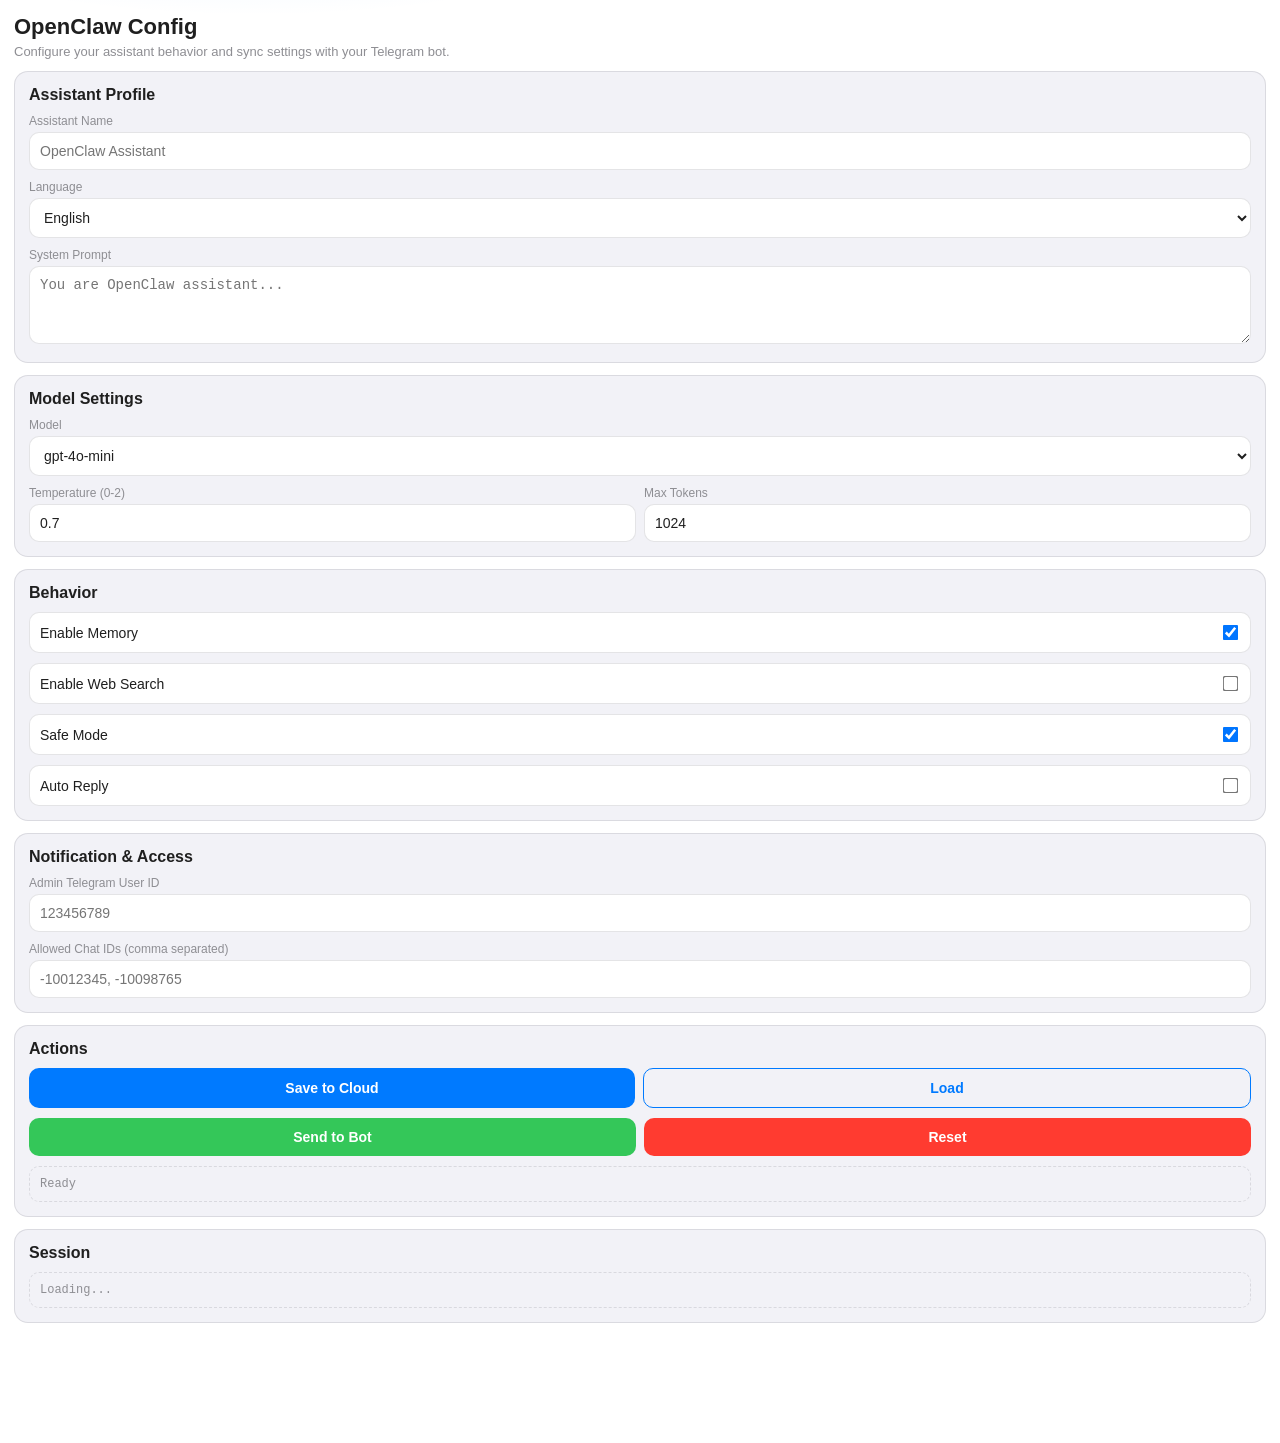
<file: index.html>
<!DOCTYPE html>
<html lang="en">
<head>
    <script src="https://telegram.org/js/telegram-web-app.js"></script>
    <meta charset="UTF-8">
    <meta name="viewport" content="width=device-width, initial-scale=1.0, maximum-scale=1.0, user-scalable=no">
    <title>OpenClaw Assistant Config</title>
    <style>
        :root {
            --bg-color: var(--tg-theme-bg-color, #ffffff);
            --text-color: var(--tg-theme-text-color, #1f1f1f);
            --hint-color: var(--tg-theme-hint-color, #8e8e93);
            --link-color: var(--tg-theme-link-color, #007aff);
            --btn-color: var(--tg-theme-button-color, #007aff);
            --btn-text: var(--tg-theme-button-text-color, #ffffff);
            --section-bg: var(--tg-theme-secondary-bg-color, #f2f2f7);
            --accent-strong: #0a84ff;
            --success: #34c759;
            --danger: #ff3b30;
            --warning: #ff9500;
            --line: rgba(120, 120, 128, 0.2);
        }

        * { box-sizing: border-box; }

        body {
            margin: 0;
            padding: 14px;
            padding-bottom: 120px;
            background: radial-gradient(1200px 400px at 20% -10%, rgba(10,132,255,0.14), transparent 40%), var(--bg-color);
            color: var(--text-color);
            font-family: -apple-system, BlinkMacSystemFont, "Segoe UI", Roboto, Helvetica, Arial, sans-serif;
        }

        h1 {
            margin: 0 0 4px;
            font-size: 22px;
            line-height: 1.2;
        }

        h2 {
            margin: 0 0 10px;
            font-size: 16px;
        }

        p {
            margin: 0;
            font-size: 13px;
            color: var(--hint-color);
        }

        .card {
            background: var(--section-bg);
            border: 1px solid var(--line);
            border-radius: 14px;
            padding: 14px;
            margin-top: 12px;
            backdrop-filter: blur(4px);
        }

        .header {
            margin-bottom: 8px;
        }

        .grid {
            display: grid;
            grid-template-columns: 1fr;
            gap: 10px;
        }

        .row {
            display: flex;
            gap: 8px;
        }

        .row > * { flex: 1; }

        label {
            display: block;
            font-size: 12px;
            color: var(--hint-color);
            margin-bottom: 4px;
        }

        input,
        select,
        textarea {
            width: 100%;
            border: 1px solid var(--line);
            border-radius: 10px;
            background: var(--bg-color);
            color: var(--text-color);
            padding: 10px;
            font-size: 14px;
        }

        textarea {
            min-height: 78px;
            resize: vertical;
        }

        .switch {
            display: flex;
            align-items: center;
            justify-content: space-between;
            gap: 8px;
            padding: 10px;
            border: 1px solid var(--line);
            border-radius: 10px;
            background: var(--bg-color);
        }

        .switch label {
            margin: 0;
            color: var(--text-color);
            font-size: 14px;
        }

        .switch input {
            width: auto;
            transform: scale(1.2);
        }

        button {
            width: 100%;
            border: none;
            border-radius: 10px;
            padding: 11px;
            font-size: 14px;
            font-weight: 600;
            background: var(--btn-color);
            color: var(--btn-text);
            cursor: pointer;
        }

        button.secondary {
            background: transparent;
            color: var(--link-color);
            border: 1px solid var(--link-color);
        }

        .btn-success { background: var(--success); color: #fff; }
        .btn-danger { background: var(--danger); color: #fff; }
        .btn-warning { background: var(--warning); color: #111; }

        .status {
            margin-top: 10px;
            padding: 10px;
            border-radius: 10px;
            border: 1px dashed var(--line);
            font-size: 12px;
            color: var(--hint-color);
            word-break: break-word;
        }

        .mono { font-family: ui-monospace, SFMono-Regular, Menlo, Consolas, monospace; }
    </style>
</head>
<body>
    <div class="header">
        <h1>OpenClaw Config</h1>
        <p>Configure your assistant behavior and sync settings with your Telegram bot.</p>
    </div>

    <div class="card">
        <h2>Assistant Profile</h2>
        <div class="grid">
            <div>
                <label for="assistantName">Assistant Name</label>
                <input id="assistantName" type="text" placeholder="OpenClaw Assistant">
            </div>
            <div>
                <label for="language">Language</label>
                <select id="language">
                    <option value="en">English</option>
                    <option value="uk">Ukrainian</option>
                    <option value="ru">Russian</option>
                </select>
            </div>
            <div>
                <label for="systemPrompt">System Prompt</label>
                <textarea id="systemPrompt" placeholder="You are OpenClaw assistant..."></textarea>
            </div>
        </div>
    </div>

    <div class="card">
        <h2>Model Settings</h2>
        <div class="grid">
            <div>
                <label for="model">Model</label>
                <select id="model">
                    <option value="gpt-4o-mini">gpt-4o-mini</option>
                    <option value="gpt-4.1-mini">gpt-4.1-mini</option>
                    <option value="gpt-4.1">gpt-4.1</option>
                </select>
            </div>
            <div class="row">
                <div>
                    <label for="temperature">Temperature (0-2)</label>
                    <input id="temperature" type="number" min="0" max="2" step="0.1" value="0.7">
                </div>
                <div>
                    <label for="maxTokens">Max Tokens</label>
                    <input id="maxTokens" type="number" min="64" max="8192" step="1" value="1024">
                </div>
            </div>
        </div>
    </div>

    <div class="card">
        <h2>Behavior</h2>
        <div class="grid">
            <div class="switch">
                <label for="memoryEnabled">Enable Memory</label>
                <input id="memoryEnabled" type="checkbox" checked>
            </div>
            <div class="switch">
                <label for="webSearchEnabled">Enable Web Search</label>
                <input id="webSearchEnabled" type="checkbox">
            </div>
            <div class="switch">
                <label for="safeMode">Safe Mode</label>
                <input id="safeMode" type="checkbox" checked>
            </div>
            <div class="switch">
                <label for="autoReply">Auto Reply</label>
                <input id="autoReply" type="checkbox">
            </div>
        </div>
    </div>

    <div class="card">
        <h2>Notification & Access</h2>
        <div class="grid">
            <div>
                <label for="adminUserId">Admin Telegram User ID</label>
                <input id="adminUserId" type="text" placeholder="123456789">
            </div>
            <div>
                <label for="allowedChats">Allowed Chat IDs (comma separated)</label>
                <input id="allowedChats" type="text" placeholder="-10012345, -10098765">
            </div>
        </div>
    </div>

    <div class="card">
        <h2>Actions</h2>
        <div class="grid">
            <div class="row">
                <button onclick="saveConfig()">Save to Cloud</button>
                <button class="secondary" onclick="loadConfig()">Load</button>
            </div>
            <div class="row">
                <button class="btn-success" onclick="sendConfigToBot()">Send to Bot</button>
                <button class="btn-danger" onclick="resetDefaults()">Reset</button>
            </div>
        </div>
        <div id="status" class="status mono">Ready</div>
    </div>

    <div class="card">
        <h2>Session</h2>
        <div id="debug" class="status mono">Loading...</div>
    </div>

    <script>
        const tg = window.Telegram.WebApp;
        const STORAGE_KEY = 'openclaw_config_v1';
        const statusEl = document.getElementById('status');
        const debugEl = document.getElementById('debug');

        const defaultConfig = {
            assistantName: 'OpenClaw Assistant',
            language: 'en',
            systemPrompt: 'You are OpenClaw assistant. Be concise, correct and helpful.',
            model: 'gpt-4o-mini',
            temperature: 0.7,
            maxTokens: 1024,
            memoryEnabled: true,
            webSearchEnabled: false,
            safeMode: true,
            autoReply: false,
            adminUserId: '',
            allowedChats: ''
        };

        tg.ready();
        tg.expand();

        tg.MainButton.setParams({
            text: 'Save & Send',
            is_visible: true,
            is_active: true
        });
        tg.MainButton.onClick(() => {
            const cfg = getConfigFromForm();
            saveConfig(() => sendConfigToBot(cfg));
        });

        if (tg.isVersionAtLeast('7.10')) {
            tg.SecondaryButton.setParams({
                text: 'Close',
                is_visible: true,
                is_active: true,
                position: 'bottom'
            });
            tg.SecondaryButton.onClick(() => tg.close());
        }

        function setStatus(text) {
            statusEl.textContent = `[${new Date().toLocaleTimeString()}] ${text}`;
        }

        function updateDebug() {
            debugEl.innerHTML =
                `Version: ${tg.version}<br>` +
                `Platform: ${tg.platform}<br>` +
                `Color Scheme: ${tg.colorScheme}<br>` +
                `User ID: ${tg.initDataUnsafe?.user?.id || 'n/a'}<br>` +
                `Chat Type: ${tg.initDataUnsafe?.chat_type || 'n/a'}`;
        }

        function getConfigFromForm() {
            return {
                assistantName: document.getElementById('assistantName').value.trim(),
                language: document.getElementById('language').value,
                systemPrompt: document.getElementById('systemPrompt').value.trim(),
                model: document.getElementById('model').value,
                temperature: Number(document.getElementById('temperature').value),
                maxTokens: Number(document.getElementById('maxTokens').value),
                memoryEnabled: document.getElementById('memoryEnabled').checked,
                webSearchEnabled: document.getElementById('webSearchEnabled').checked,
                safeMode: document.getElementById('safeMode').checked,
                autoReply: document.getElementById('autoReply').checked,
                adminUserId: document.getElementById('adminUserId').value.trim(),
                allowedChats: document.getElementById('allowedChats').value.trim()
            };
        }

        function setFormFromConfig(cfg) {
            document.getElementById('assistantName').value = cfg.assistantName || '';
            document.getElementById('language').value = cfg.language || 'en';
            document.getElementById('systemPrompt').value = cfg.systemPrompt || '';
            document.getElementById('model').value = cfg.model || 'gpt-4o-mini';
            document.getElementById('temperature').value = Number.isFinite(cfg.temperature) ? cfg.temperature : 0.7;
            document.getElementById('maxTokens').value = Number.isFinite(cfg.maxTokens) ? cfg.maxTokens : 1024;
            document.getElementById('memoryEnabled').checked = Boolean(cfg.memoryEnabled);
            document.getElementById('webSearchEnabled').checked = Boolean(cfg.webSearchEnabled);
            document.getElementById('safeMode').checked = Boolean(cfg.safeMode);
            document.getElementById('autoReply').checked = Boolean(cfg.autoReply);
            document.getElementById('adminUserId').value = cfg.adminUserId || '';
            document.getElementById('allowedChats').value = cfg.allowedChats || '';
        }

        function saveConfig(afterSave) {
            const cfg = getConfigFromForm();
            const value = JSON.stringify(cfg);

            tg.CloudStorage.setItem(STORAGE_KEY, value, (err) => {
                if (err) {
                    setStatus(`Save failed: ${err}`);
                    return;
                }
                setStatus('Saved to CloudStorage');
                tg.HapticFeedback.notificationOccurred('success');
                if (typeof afterSave === 'function') afterSave();
            });
        }

        function loadConfig() {
            tg.CloudStorage.getItem(STORAGE_KEY, (err, value) => {
                if (err) {
                    setStatus(`Load failed: ${err}`);
                    return;
                }

                if (!value) {
                    setFormFromConfig(defaultConfig);
                    setStatus('No saved config found. Defaults loaded.');
                    return;
                }

                try {
                    const cfg = JSON.parse(value);
                    setFormFromConfig({ ...defaultConfig, ...cfg });
                    setStatus('Loaded config from CloudStorage');
                } catch (e) {
                    setStatus('Config parse error. Defaults loaded.');
                    setFormFromConfig(defaultConfig);
                }
            });
        }

        function sendConfigToBot(configOverride) {
            const cfg = configOverride || getConfigFromForm();
            const payload = {
                type: 'openclaw_config_update',
                ts: Date.now(),
                userId: tg.initDataUnsafe?.user?.id || null,
                config: cfg
            };

            tg.sendData(JSON.stringify(payload));
            setStatus('Config sent to bot via sendData');
            tg.HapticFeedback.impactOccurred('medium');
        }

        function resetDefaults() {
            setFormFromConfig(defaultConfig);
            setStatus('Defaults restored');
            tg.HapticFeedback.selectionChanged();
        }

        setFormFromConfig(defaultConfig);
        loadConfig();
        updateDebug();
    </script>
</body>
</html>
</file>
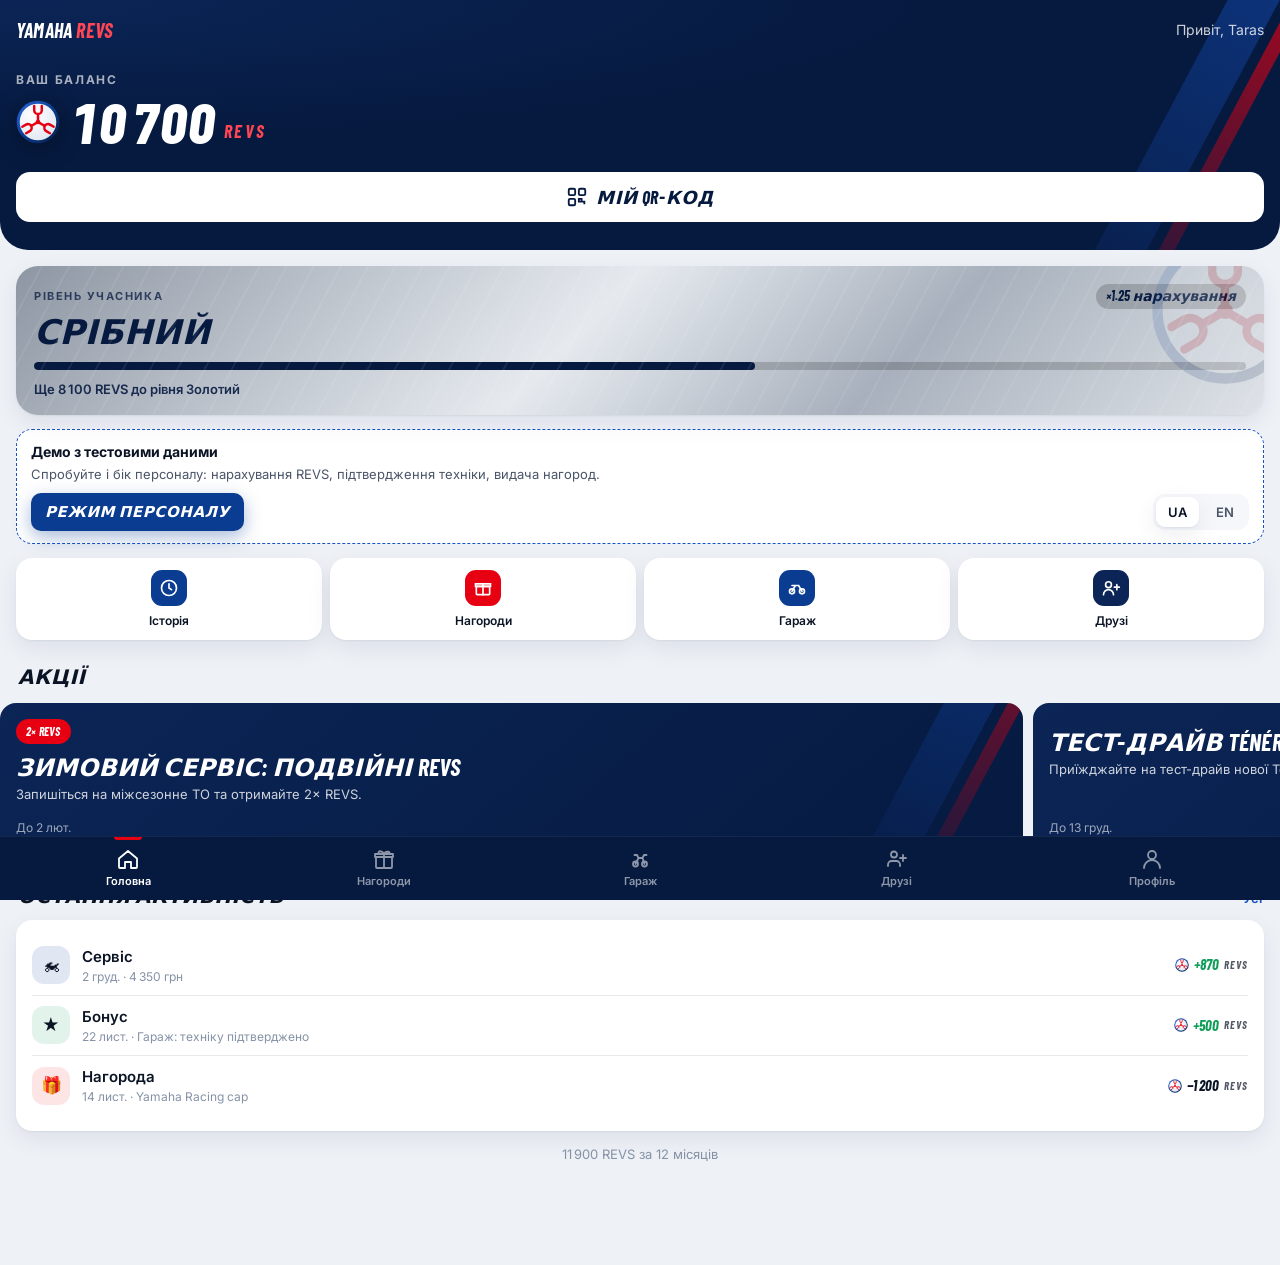
<file: revs/index.html>
<!doctype html>
<html lang="uk">
  <head>
    <meta charset="UTF-8" />
    <meta name="viewport" content="width=device-width, initial-scale=1.0, viewport-fit=cover" />
    <meta name="theme-color" content="#061A40" />
    <title>Yamaha REVS</title>
    <link rel="icon" href="./revs.svg" type="image/svg+xml" />
    <link rel="preconnect" href="https://fonts.googleapis.com" />
    <link rel="preconnect" href="https://fonts.gstatic.com" crossorigin />
    <link href="https://fonts.googleapis.com/css2?family=Barlow+Condensed:ital,wght@0,600;0,700;1,600;1,700;1,800&family=Inter:wght@400;500;600;700&display=swap" rel="stylesheet" />
    <script src="https://telegram.org/js/telegram-web-app.js"></script>
    <script type="module" crossorigin src="./assets/index-q82ekhAf.js"></script>
    <link rel="stylesheet" crossorigin href="./assets/index-DszWJ6s7.css">
  </head>
  <body>
    <div id="root"></div>
  </body>
</html>
</file>
<file: revs/assets/index-DszWJ6s7.css>
.tabbar{z-index:40;height:calc(var(--tabbar-h) + var(--safe-bottom));padding-bottom:var(--safe-bottom);background:var(--ym-navy);border-top:1px solid #ffffff0f;grid-template-columns:repeat(5,1fr);display:grid;position:fixed;bottom:0;left:0;right:0}.tabbar__item{color:#ffffff8c;flex-direction:column;justify-content:center;align-items:center;gap:3px;font-size:11px;font-weight:600;text-decoration:none;display:flex;position:relative}.tabbar__item.is-active{color:#fff}.tabbar__item.is-active:before{content:"";background:var(--ym-red);border-radius:0 0 3px 3px;width:28px;height:3px;position:absolute;top:0}.page-header{background:var(--ym-navy);color:#fff;margin:0 -16px 16px;padding:18px 16px 22px;position:relative;overflow:hidden}.page-header h1{margin:0;font-size:34px;line-height:1.05;position:relative}.page-header p{color:#ffffffb3;margin:4px 0 0;font-size:14px;position:relative}.page-header__back{color:#fff;background:#ffffff1a;border:0;border-radius:10px;width:34px;height:34px;margin-bottom:10px;font-size:24px;line-height:1;position:relative}.vehicle{background:var(--surface);border-radius:var(--radius-l);box-shadow:var(--shadow);overflow:hidden}.vehicle__head{color:#fff;background:linear-gradient(120deg, var(--ym-blue) 0%, var(--ym-navy) 75%);padding:16px 16px 18px;position:relative;overflow:hidden}.vehicle__segment{letter-spacing:.14em;text-transform:uppercase;opacity:.7;font-size:11px;font-weight:700;position:relative}.vehicle__head h3{margin:2px 0 4px;font-size:38px;line-height:1;position:relative}.vehicle__vin{opacity:.7;letter-spacing:.08em;font-family:ui-monospace,Menlo,monospace;font-size:12px;position:relative}.vehicle__body{flex-direction:column;gap:12px;padding:14px 16px 16px;display:flex}.vehicle__verify{color:var(--text-2);background:#0a3d9114;border-radius:12px;padding:10px 12px;font-size:13px}.vehicle__stats{grid-template-columns:1fr 1fr;gap:10px;display:grid}.vehicle__stats>div{flex-direction:column;display:flex}.vehicle__stats strong{font-size:16px}.vehicle__stats strong.is-warn{color:var(--ym-red)}.revs{white-space:nowrap;align-items:center;gap:5px;font-weight:700;display:inline-flex}.revs__num{font-family:var(--font-display);letter-spacing:.01em;font-size:18px;font-style:italic}.revs__ticker{font-family:var(--font-display);letter-spacing:.08em;opacity:.7;font-size:12px;font-style:italic}.revs--s .revs__num{font-size:15px}.revs--s .revs__ticker{font-size:11px}.revs--pos .revs__num{color:var(--positive)}.revs--neg .revs__num{color:var(--text)}.revs-balance{align-items:center;gap:10px;display:flex}.revs-balance__icon{filter:drop-shadow(0 4px 12px #00000059);flex:none}.revs-balance__num{font-family:var(--font-display);letter-spacing:-.005em;font-variant-numeric:tabular-nums;font-size:56px;font-style:italic;font-weight:800;line-height:1}.revs-balance__ticker{font-family:var(--font-display);letter-spacing:.12em;color:#ff4655;align-self:flex-end;margin-bottom:6px;font-size:18px;font-style:italic;font-weight:700}.hrow{align-items:center;gap:12px;padding:10px 0;display:flex}.hrow__icon{background:var(--surface-2);border-radius:12px;flex:none;place-items:center;width:38px;height:38px;font-size:17px;display:grid}.hrow__icon--earn{background:#0a3d911f}.hrow__icon--redeem{background:#e600121a}.hrow__icon--bonus,.hrow__icon--referral{background:#0f9d581f}.hrow__main{flex:1;min-width:0}.hrow__title{font-weight:600}.hrow__sub{color:var(--hint);white-space:nowrap;text-overflow:ellipsis;font-size:12px;overflow:hidden}.history-month{letter-spacing:.1em;text-transform:uppercase;color:var(--hint);margin:18px 4px 8px;font-size:12px;font-weight:700}.history-month:first-of-type{margin-top:0}.tier-card{border-radius:var(--radius-l);color:#fff;box-shadow:var(--shadow);padding:18px 18px 16px;position:relative;overflow:hidden}.tier-card--blue{background:var(--tier-blue)}.tier-card--silver{background:var(--tier-silver);color:var(--ym-navy)}.tier-card--gold{background:var(--tier-gold);color:#3a2705}.tier-card--platinum{background:var(--tier-platinum)}.tier-card:after{content:"";pointer-events:none;background:repeating-linear-gradient(118deg,#0000 0 22px,#ffffff12 22px 24px);position:absolute;inset:0}.tier-card__mark{opacity:.16;filter:grayscale(.2);position:absolute;top:-30px;right:-36px}.tier-card__label{letter-spacing:.14em;text-transform:uppercase;opacity:.75;font-size:11px;font-weight:700}.tier-card__mult{font-family:var(--font-display);background:#0000002e;border-radius:999px;padding:2px 10px;font-size:14px;font-style:italic;font-weight:700}.tier-card__name{margin:4px 0 14px;font-size:34px;line-height:1.05}.tier-card__bar{background:#0000002e;border-radius:8px;height:8px;overflow:hidden}.tier-card__bar span{background:currentColor;border-radius:8px;height:100%;transition:width .8s;display:block}.tier-card--blue .tier-card__bar span{background:linear-gradient(90deg,#fff,#ff4655)}.tier-card__foot{opacity:.9;margin-top:10px;font-size:13px;font-weight:600}.hero{background:radial-gradient(120% 90% at 0% 0%, var(--ym-navy-2) 0%, var(--ym-navy) 60%);color:#fff;border-radius:0 0 28px 28px;margin:0 -16px;padding:16px 16px 28px;position:relative;overflow:hidden}.hero__top{justify-content:space-between;align-items:center;margin-bottom:26px;display:flex;position:relative}.hero__brand{letter-spacing:.06em;font-size:20px}.hero__brand b{color:#ff4655}.hero__hi{opacity:.8;font-size:14px}.hero__label{letter-spacing:.14em;text-transform:uppercase;opacity:.65;margin-bottom:6px;font-size:12px;font-weight:700;position:relative}.hero .revs-balance{position:relative}.hero__qr{margin-top:22px;position:relative}.home-body{padding-top:16px}.quick{grid-template-columns:repeat(4,1fr);gap:8px;margin-top:14px;display:grid}.quick__item{background:var(--surface);border-radius:var(--radius-m);color:var(--text);box-shadow:var(--shadow);flex-direction:column;align-items:center;gap:6px;padding:12px 4px 10px;font-size:12px;font-weight:600;text-decoration:none;display:flex}.quick__icon{background:var(--ym-blue) center / 20px no-repeat;border-radius:11px;width:36px;height:36px}.quick__icon--history{background-image:url("data:image/svg+xml,%3Csvg xmlns='http://www.w3.org/2000/svg' viewBox='0 0 24 24' fill='none' stroke='white' stroke-width='2' stroke-linecap='round'%3E%3Ccircle cx='12' cy='12' r='9'/%3E%3Cpath d='M12 7v5l3 2'/%3E%3C/svg%3E")}.quick__icon--rewards{background-color:var(--ym-red);background-image:url("data:image/svg+xml,%3Csvg xmlns='http://www.w3.org/2000/svg' viewBox='0 0 24 24' fill='none' stroke='white' stroke-width='2' stroke-linecap='round'%3E%3Crect x='4' y='10' width='16' height='10' rx='1'/%3E%3Cpath d='M3 7h18v3H3zM12 7v13'/%3E%3C/svg%3E")}.quick__icon--garage{background-image:url("data:image/svg+xml,%3Csvg xmlns='http://www.w3.org/2000/svg' viewBox='0 0 24 24' fill='none' stroke='white' stroke-width='2' stroke-linecap='round'%3E%3Ccircle cx='6' cy='16' r='3'/%3E%3Ccircle cx='18' cy='16' r='3'/%3E%3Cpath d='M6 16l4-7h4l4 7M9 9H6'/%3E%3C/svg%3E")}.quick__icon--invite{background-color:var(--ym-navy-2);background-image:url("data:image/svg+xml,%3Csvg xmlns='http://www.w3.org/2000/svg' viewBox='0 0 24 24' fill='none' stroke='white' stroke-width='2' stroke-linecap='round'%3E%3Ccircle cx='9' cy='8' r='3.5'/%3E%3Cpath d='M3 20a6 6 0 0 1 12 0M19 8v6M22 11h-6'/%3E%3C/svg%3E")}.garage-cta{border-radius:var(--radius-m);background:linear-gradient(110deg, var(--ym-blue) 0%, var(--ym-blue-bright) 100%);color:#fff;justify-content:space-between;align-items:center;gap:12px;margin-top:14px;padding:14px 16px;text-decoration:none;display:flex}.garage-cta strong{font-size:15px;display:block}.garage-cta span{opacity:.85;font-size:13px}.garage-cta__arrow{font-size:28px;opacity:.8!important}.promos{scroll-snap-type:x mandatory;scrollbar-width:none;gap:10px;margin:0 -16px;padding:2px 16px 6px;display:flex;overflow-x:auto}.promos::-webkit-scrollbar{display:none}.promo{scroll-snap-align:start;border-radius:var(--radius-m);color:#fff;background:linear-gradient(140deg,#0b2556 0%,#061a40 100%);flex-direction:column;flex:0 0 82%;align-items:flex-start;min-height:150px;padding:16px;display:flex;position:relative;overflow:hidden}.promo .stripes{opacity:.6}.promo h3{max-width:85%;margin:10px 0 6px;font-size:24px;line-height:1.05;position:relative}.promo p{opacity:.8;max-width:85%;margin:0;font-size:13px;position:relative}.promo__badge{font-family:var(--font-display);font-size:14px;font-style:italic;position:relative}.promo__ends{opacity:.6;margin-top:auto;padding-top:12px;font-size:12px;position:relative}.list>*+*{border-top:1px solid var(--line)}.list{padding-top:4px;padding-bottom:4px}.invite-card{color:#fff;border-radius:var(--radius-l);background:linear-gradient(135deg, var(--ym-blue) 0%, var(--ym-navy) 80%);flex-direction:column;gap:14px;padding:18px;display:flex;position:relative;overflow:hidden}.invite-card>*{position:relative}.invite-card__bonus{align-items:center;gap:14px;display:flex}.invite-card__bonus .display{font-size:40px;line-height:1;display:block}.invite-card__bonus small{letter-spacing:.12em;text-transform:uppercase;opacity:.75;font-size:11px;font-weight:700}.invite-card__plus{opacity:.5;font-size:26px}.invite-card__link{text-overflow:ellipsis;white-space:nowrap;background:#00000040;border-radius:10px;padding:10px 12px;font-family:ui-monospace,Menlo,monospace;font-size:13px;overflow:hidden}.steps{flex-direction:column;gap:10px;margin:0;padding:14px 16px 14px 36px;display:flex}.steps li::marker{font-family:var(--font-display);color:var(--ym-red);font-style:italic;font-weight:700}.rewards-balance{background:#ffffff1a;border-radius:999px;margin-top:14px;padding:8px 14px;display:inline-flex;position:relative}.rewards-balance .revs__num{font-size:22px}.reward-grid{grid-template-columns:1fr 1fr;gap:10px;display:grid}.reward{text-align:left;background:var(--surface);border-radius:var(--radius-m);box-shadow:var(--shadow);border:0;flex-direction:column;padding:0;display:flex;overflow:hidden}.reward--dim .reward-art{filter:grayscale(.7);opacity:.75}.reward__body{flex-direction:column;gap:4px;padding:10px 12px 12px;display:flex}.reward__title{min-height:35px;font-size:14px;font-weight:600;line-height:1.25}.reward__note{color:var(--hint);font-size:12px}.reward__note--warn{color:var(--ym-red);font-weight:600}.reward-art{object-fit:cover;place-items:center;width:100%;height:96px;display:grid;position:relative;overflow:hidden}.reward-art--l{border-radius:var(--radius-m);height:150px}.reward-art--0{background:linear-gradient(135deg, var(--ym-blue) 0%, var(--ym-navy) 100%)}.reward-art--1{background:linear-gradient(135deg, var(--ym-navy-2) 0%, #020a1c 100%)}.reward-art--2{background:linear-gradient(135deg, #1a1d24 0%, var(--ym-blue-deep) 100%)}.reward-art svg{filter:drop-shadow(0 6px 14px #0006);position:relative}.ticket-row{text-align:left;background:var(--surface);border:1.5px dashed var(--ym-blue-bright);border-radius:var(--radius-m);grid-template-rows:auto auto;grid-template-columns:auto 1fr;align-items:center;gap:2px 10px;width:100%;padding:12px 14px;display:grid}.ticket-row .pill{grid-row:span 2}.ticket-row__title{font-weight:600}.ticket-code{letter-spacing:.25em;font-family:ui-monospace,Menlo,monospace;font-size:20px;font-weight:700}.staff-role{position:absolute;top:18px;right:16px}.staff-actions{grid-template-columns:1fr 1fr;gap:10px;display:grid}.staff-action{text-align:left;color:#fff;border-radius:var(--radius-l);min-width:0;min-height:130px;box-shadow:var(--shadow);border:0;flex-direction:column;justify-content:flex-end;gap:4px;padding:56px 14px 14px;display:flex;position:relative;overflow:hidden}.staff-action .display{overflow-wrap:anywhere;-webkit-hyphens:auto;hyphens:auto;font-size:clamp(17px,5vw,24px);line-height:1.05}.staff-action small{opacity:.8;font-size:12px}.staff-action--blue{background:linear-gradient(140deg, var(--ym-blue-bright), var(--ym-blue-deep))}.staff-action--red{background:linear-gradient(140deg, #ff2a3a, var(--ym-red-dark))}.staff-action:before{content:"";opacity:.9;background:url("data:image/svg+xml,%3Csvg xmlns='http://www.w3.org/2000/svg' viewBox='0 0 24 24' fill='none' stroke='white' stroke-width='2' stroke-linecap='round'%3E%3Cpath d='M4 8V5a1 1 0 0 1 1-1h3M16 4h3a1 1 0 0 1 1 1v3M20 16v3a1 1 0 0 1-1 1h-3M8 20H5a1 1 0 0 1-1-1v-3M4 12h16'/%3E%3C/svg%3E") 50%/contain no-repeat;width:30px;height:30px;position:absolute;top:14px;left:16px}.award-amount{font-family:var(--font-display);min-height:64px;font-size:34px;font-style:italic;font-weight:700}.award-preview{font-family:var(--font-display);color:var(--ym-blue-bright);font-size:22px;font-style:italic;font-weight:700}:root[data-scheme=dark] .award-preview{color:#7aa7ff}.award-done{color:#fff;border-radius:var(--radius-l);background:linear-gradient(140deg, var(--ym-blue) 0%, var(--ym-navy) 80%);text-align:center;flex-direction:column;align-items:center;gap:10px;padding:28px 18px;display:flex;position:relative;overflow:hidden}.award-done>*{position:relative}.award-done__delta{color:#3ddc84;font-size:64px;line-height:1}:root{--ym-blue:#0a3d91;--ym-blue-bright:#1652c4;--ym-blue-deep:#072c6b;--ym-navy:#061a40;--ym-navy-2:#0b2556;--ym-red:#e60012;--ym-red-dark:#b8000e;--ym-white:#fff;--tier-blue:linear-gradient(135deg, #0a3d91 0%, #1652c4 55%, #0a3d91 100%);--tier-silver:linear-gradient(135deg, #8d96a3 0%, #e6eaef 45%, #a7b0bc 70%, #dfe3e8 100%);--tier-gold:linear-gradient(135deg, #a8772a 0%, #f3d27a 45%, #c4943c 70%, #f7e3a3 100%);--tier-platinum:linear-gradient(135deg, #2b2f36 0%, #6b7280 35%, #d6dae0 55%, #3d434c 100%);--bg:#eef1f6;--surface:#fff;--surface-2:#f5f7fb;--text:#0b1424;--text-2:#4a5568;--hint:#8592a6;--line:#0a1e461a;--positive:#0f9d58;--negative:var(--ym-red);--shadow:0 1px 2px #061a400f, 0 8px 24px #061a4014;--font-display:"Barlow Condensed", "Arial Narrow", system-ui, sans-serif;--font-body:"Inter", -apple-system, BlinkMacSystemFont, "Segoe UI", Roboto, sans-serif;--radius-s:10px;--radius-m:16px;--radius-l:22px;--tabbar-h:64px;--safe-bottom:max(env(safe-area-inset-bottom), var(--tg-safe-area-inset-bottom,0px))}:root[data-scheme=dark]{--lightningcss-light: ;--lightningcss-dark:initial;color-scheme:dark;--bg:#040f26;--surface:#0b1a3a;--surface-2:#0f2249;--text:#f1f4fa;--text-2:#b4c0d6;--hint:#7586a3;--line:#a0b9e624;--positive:#3ddc84;--shadow:0 1px 2px #0000004d, 0 8px 24px #00000059}*{box-sizing:border-box;-webkit-tap-highlight-color:transparent}html,body{margin:0;padding:0}body{background:var(--bg);color:var(--text);font-family:var(--font-body);-webkit-font-smoothing:antialiased;overscroll-behavior-y:none;font-size:15px;line-height:1.45}button{font:inherit;color:inherit;cursor:pointer}input,select,textarea{font:inherit;color:inherit}a{color:var(--ym-blue-bright)}.display{font-family:var(--font-display);letter-spacing:.01em;text-transform:uppercase;font-style:italic;font-weight:700}.page{padding:16px 16px calc(var(--tabbar-h) + var(--safe-bottom) + 24px)}.page--flush{padding-top:0}.stack{flex-direction:column;gap:12px;display:flex}.row{align-items:center;gap:10px;display:flex}.spread{justify-content:space-between;align-items:center;gap:10px;display:flex}.muted{color:var(--hint)}.small{font-size:13px}.center{text-align:center}.section-title{justify-content:space-between;align-items:baseline;margin:22px 2px 10px;display:flex}.section-title h2{font-family:var(--font-display);text-transform:uppercase;letter-spacing:.02em;margin:0;font-size:20px;font-style:italic;font-weight:700}.section-title a,.link-btn{color:var(--ym-blue-bright);background:0 0;border:0;padding:0;font-size:13px;font-weight:600;text-decoration:none}:root[data-scheme=dark] .section-title a,:root[data-scheme=dark] .link-btn{color:#7aa7ff}.card{background:var(--surface);border-radius:var(--radius-m);box-shadow:var(--shadow);padding:16px}.btn{min-height:50px;font-family:var(--font-display);letter-spacing:.04em;text-transform:uppercase;border:0;border-radius:14px;justify-content:center;align-items:center;gap:8px;width:100%;padding:0 20px;font-size:18px;font-style:italic;font-weight:700;transition:transform 80ms,filter .15s,opacity .15s;display:inline-flex}.btn:active{transform:scale(.98)}.btn:disabled{opacity:.45;cursor:not-allowed}.btn--primary{background:var(--ym-blue);color:#fff;box-shadow:0 6px 18px #0a3d9159}.btn--red{background:var(--ym-red);color:#fff;box-shadow:0 6px 18px #e600124d}.btn--ghost{background:var(--surface-2);color:var(--text)}.btn--white{color:var(--ym-navy);background:#fff}.btn--sm{border-radius:10px;width:auto;min-height:38px;padding:0 14px;font-size:15px}.field{flex-direction:column;gap:6px;display:flex}.field label{color:var(--text-2);text-transform:uppercase;letter-spacing:.06em;font-size:12px;font-weight:600}.input{background:var(--surface-2);border:1.5px solid #0000;border-radius:12px;outline:none;width:100%;min-height:48px;padding:0 14px}.input:focus{border-color:var(--ym-blue-bright)}.input--error{border-color:var(--ym-red)}.input--mono{letter-spacing:.08em;text-transform:uppercase;font-family:ui-monospace,SF Mono,Menlo,monospace}.field-hint{color:var(--hint);font-size:12px}.field-hint--error{color:var(--ym-red)}.field-hint--ok{color:var(--positive)}.segmented{background:var(--surface-2);border-radius:12px;grid-auto-columns:1fr;grid-auto-flow:column;gap:4px;padding:4px;display:grid}.segmented button{min-height:40px;color:var(--text-2);background:0 0;border:0;border-radius:9px;font-size:13px;font-weight:600}.segmented button[aria-pressed=true]{background:var(--surface);color:var(--text);box-shadow:var(--shadow)}.pill{letter-spacing:.02em;background:var(--surface-2);color:var(--text-2);border-radius:999px;align-items:center;gap:5px;padding:4px 10px;font-size:12px;font-weight:700;display:inline-flex}.pill--red{background:var(--ym-red);color:#fff}.pill--blue{background:var(--ym-blue);color:#fff}.pill--ok{color:var(--positive);background:#0f9d581f}.pill--warn{color:var(--ym-red);background:#e600121a}.stripes{pointer-events:none;position:absolute;inset:0;overflow:hidden}.stripes:before,.stripes:after{content:"";width:46px;height:220%;position:absolute;top:-60%;right:-40px;transform:rotate(28deg)}.stripes:before{background:linear-gradient(var(--ym-blue-bright), #1652c400);opacity:.55;right:70px}.stripes:after{background:linear-gradient(var(--ym-red), #e6001200);opacity:.9;width:14px;right:40px}.skeleton{background:linear-gradient(90deg, var(--surface-2), var(--line), var(--surface-2));background-size:200% 100%;border-radius:10px;animation:1.2s infinite shimmer}@keyframes shimmer{to{background-position:-200% 0}}.sheet-backdrop{z-index:50;background:#0208168c;align-items:flex-end;animation:.15s fade;display:flex;position:fixed;inset:0}.sheet-backdrop--top{z-index:70}.sheet{background:var(--surface);width:100%;max-height:92vh;padding:10px 18px calc(18px + var(--safe-bottom));border-radius:24px 24px 0 0;animation:.22s cubic-bezier(.2,.9,.3,1) up;overflow-y:auto}.sheet-grip{background:var(--line);border-radius:4px;width:40px;height:4px;margin:0 auto 14px}@keyframes fade{0%{opacity:0}}@keyframes up{0%{opacity:.4;transform:translateY(40px)}}.toast{left:16px;right:16px;bottom:calc(var(--tabbar-h) + var(--safe-bottom) + 16px);z-index:80;background:var(--ym-navy);color:#fff;border-radius:14px;padding:14px 16px;font-weight:600;animation:.2s up;position:fixed;box-shadow:0 10px 30px #0000004d}.toast--error{background:var(--ym-red-dark)}@media (prefers-reduced-motion:reduce){*,:before,:after{transition:none!important;animation:none!important}}.demo-banner{border-radius:var(--radius-m);border:1.5px dashed var(--ym-blue-bright);background:var(--surface);flex-direction:column;gap:10px;margin-top:14px;padding:12px 14px;display:flex}.demo-banner__text{color:var(--text-2);flex-direction:column;gap:2px;min-width:0;font-size:13px;display:flex}.demo-banner__text strong{color:var(--text);font-size:14px}.demo-banner__actions{flex-wrap:wrap;align-items:center;gap:8px;display:flex}.demo-banner__lang{margin-left:auto;padding:3px}.demo-banner__lang button{min-height:30px;padding:0 12px}
</file>
